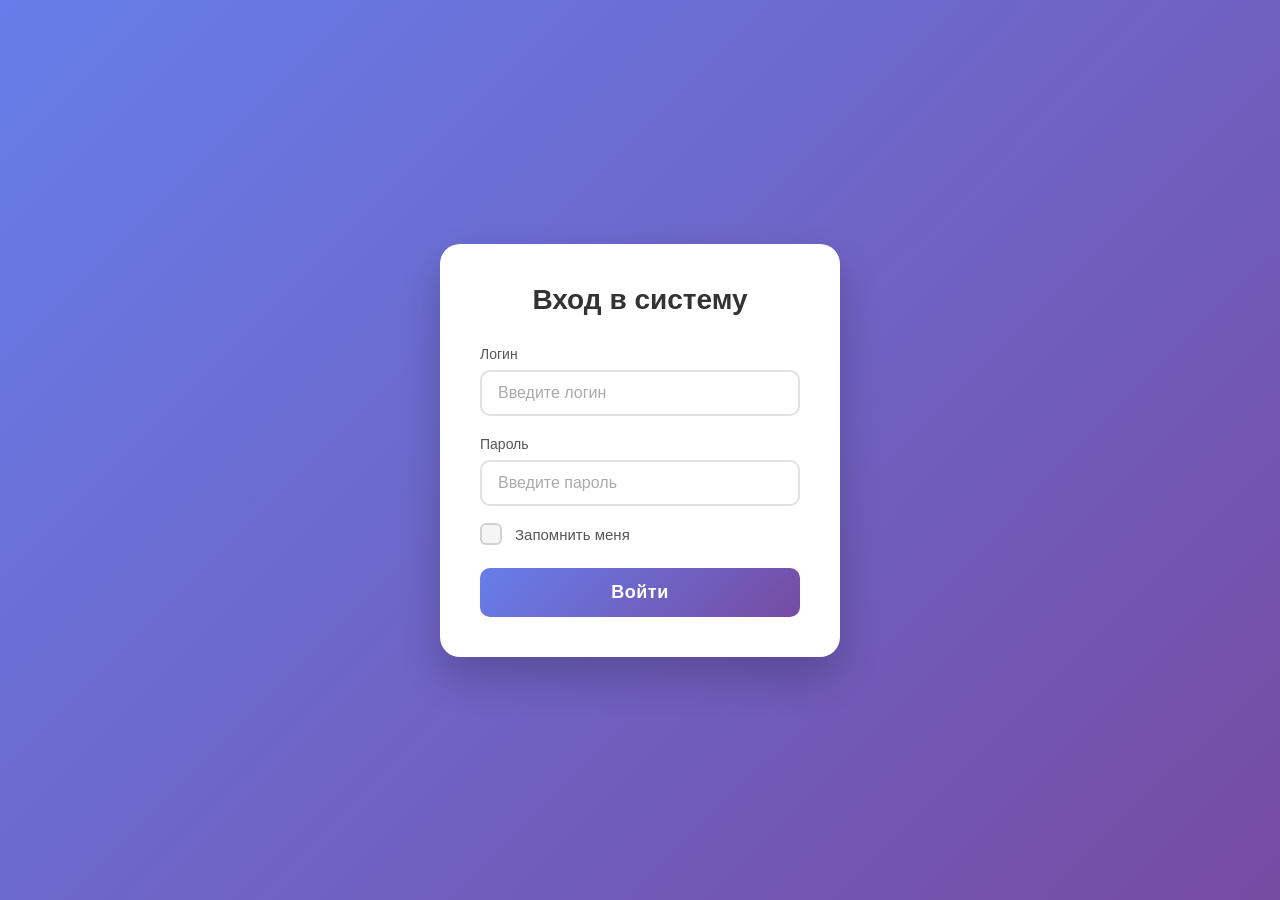
<file: Практика ПНК-07 задание с авторизацией/index.html>
<!DOCTYPE html>
<html lang="ru">
<head>
    <meta charset="UTF-8">
    <meta name="viewport" content="width=device-width, initial-scale=1.0">
    <title>Авторизация</title>
    <link rel="stylesheet" href="style.css">
</head>
<body>
    <div class="login-container">
        <form class="login-form">
            <h2>Вход в систему</h2>

            <div class="input-group">
                <label for="login">Логин</label>
                <input type="text" id="login" name="login" placeholder="Введите логин" required>
            </div>

            <div class="input-group">
                <label for="password">Пароль</label>
                <input type="password" id="password" name="password" placeholder="Введите пароль" required>
            </div>

            <div class="checkbox-group">
                <input type="checkbox" id="remember" name="remember">
                <label for="remember" class="checkbox-label">
                    <span class="checkmark"></span>
                    Запомнить меня
                </label>
            </div>

            <button type="submit" class="login-button">Войти</button>
        </form>
    </div>
</body>
</html>
</file>
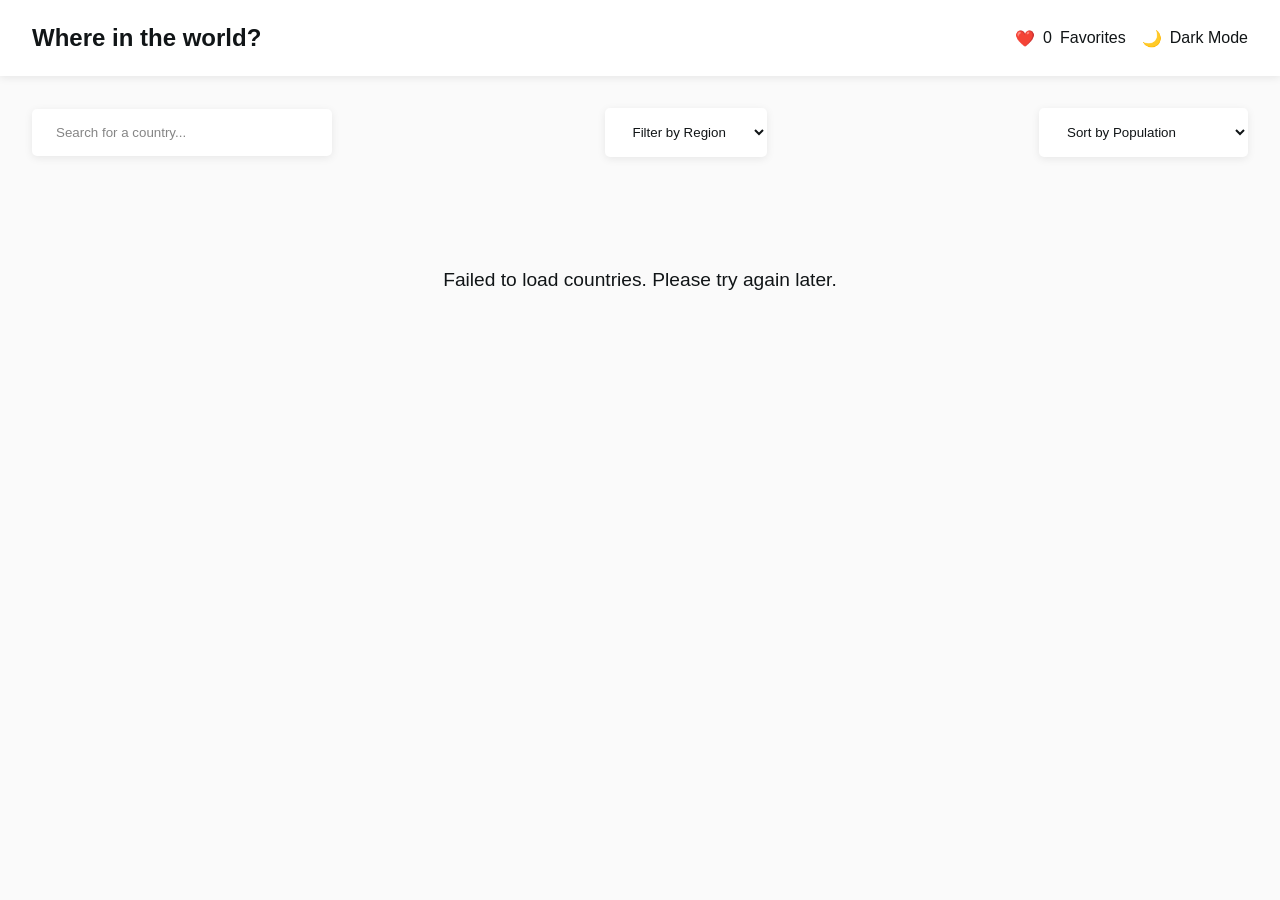
<file: Practice Country challenge task/index2.html>
<!DOCTYPE html>
<html lang="en">
<head>
  <meta charset="UTF-8" />
  <meta name="viewport" content="width=device-width, initial-scale=1.0" />
  <title>REST Countries API – Full Featured (Vanilla JS)</title>
  <link rel="stylesheet" href="styles (1).css">
  <style>

  </style>
</head>
<body>
  <!-- HEADER -->
  <header class="header">
    <h1>Where in the world?</h1>
    <div class="header-buttons">
      <button id="favoritesToggle" class="favorites-toggle">
        ❤️ <span id="favCount">0</span> Favorites
      </button>
      <button id="themeToggle" class="theme-toggle">
        <span id="themeIcon">🌙</span> Dark Mode
      </button>
    </div>
  </header>

  <!-- CONTROLS -->
  <div id="controls" class="controls">
    <input
      type="text"
      id="searchInput"
      class="search-input"
      placeholder="Search for a country..."
    />
    <select id="regionSelect" class="region-select">
      <option value="">Filter by Region</option>
      <option value="Africa">Africa</option>
      <option value="Americas">America</option>
      <option value="Asia">Asia</option>
      <option value="Europe">Europe</option>
      <option value="Oceania">Oceania</option>
    </select>
    <!-- НОВЫЙ ФИЛЬТР СОРТИРОВКИ ПО НАСЕЛЕНИЮ -->
    <select id="sortSelect" class="sort-select">
      <option value="default">Sort by Population</option>
      <option value="asc">Population: Low to High</option>
      <option value="desc">Population: High to Low</option>
    </select>
  </div>

  <!-- COUNTRIES GRID -->
  <div id="countriesGrid" class="countries-grid"></div>

  <!-- DETAIL VIEW (hidden by default) -->
  <div id="detailView" class="detail-container" style="display: none;"></div>

  <!-- LOADING / ERROR -->
  <div id="statusMessage" class="loading" style="display: none;"></div>

  <script src="app.js">
      
  </script>
</body>
</html>
</file>
<file: Практика ПНК-07 задание с авторизацией/style.css>
* {
    margin: 0;
    padding: 0;
    box-sizing: border-box;
}

body {
    font-family: 'Segoe UI', Tahoma, Geneva, Verdana, sans-serif;
    background: linear-gradient(135deg, #667eea 0%, #764ba2 100%);
    min-height: 100vh;
    display: flex;
    justify-content: center;
    align-items: center;
    padding: 20px;
}

.login-container {
    background: white;
    border-radius: 20px;
    box-shadow: 0 20px 40px rgba(0, 0, 0, 0.2);
    padding: 40px;
    width: 100%;
    max-width: 400px;
    animation: fadeIn 0.6s ease-out;
}

@keyframes fadeIn {
    from {
        opacity: 0;
        transform: translateY(20px);
    }
    to {
        opacity: 1;
        transform: translateY(0);
    }
}

.login-form h2 {
    text-align: center;
    color: #333;
    margin-bottom: 30px;
    font-size: 28px;
    font-weight: 600;
}

.input-group {
    margin-bottom: 20px;
}

.input-group label {
    display: block;
    margin-bottom: 8px;
    color: #555;
    font-size: 14px;
    font-weight: 500;
}

.input-group input {
    width: 100%;
    padding: 12px 16px;
    border: 2px solid #e1e1e1;
    border-radius: 10px;
    font-size: 16px;
    transition: all 0.3s ease;
    outline: none;
}

.input-group input:focus {
    border-color: #667eea;
    box-shadow: 0 0 0 3px rgba(102, 126, 234, 0.2);
}

.input-group input::placeholder {
    color: #aaa;
}

/* Кастомный чекбокс */
.checkbox-group {
    display: flex;
    align-items: center;
    margin-bottom: 25px;
}

.checkbox-group input[type="checkbox"] {
    display: none; /* скрываем нативный чекбокс */
}

.checkbox-label {
    position: relative;
    padding-left: 35px;
    cursor: pointer;
    font-size: 15px;
    color: #555;
    user-select: none;
    display: flex;
    align-items: center;
}

/* Создаём квадратик для галочки */
.checkbox-label .checkmark {
    position: absolute;
    left: 0;
    top: 50%;
    transform: translateY(-50%);
    height: 22px;
    width: 22px;
    background-color: #f5f5f5;
    border: 2px solid #d1d1d1;
    border-radius: 6px;
    transition: all 0.3s ease;
}

/* При наведении */
.checkbox-label:hover .checkmark {
    border-color: #667eea;
    background-color: #f0f3ff;
}

/* Когда чекбокс отмечен */
.checkbox-group input:checked + .checkbox-label .checkmark {
    background-color: #667eea;
    border-color: #667eea;
}

/* Галочка (псевдоэлемент) */
.checkbox-label .checkmark::after {
    content: "";
    position: absolute;
    display: none;
    left: 6px;
    top: 2px;
    width: 6px;
    height: 11px;
    border: solid white;
    border-width: 0 3px 3px 0;
    transform: rotate(45deg);
}

/* Показываем галочку, когда чекбокс активен */
.checkbox-group input:checked + .checkbox-label .checkmark::after {
    display: block;
}

/* Кнопка */
.login-button {
    width: 100%;
    padding: 14px;
    background: linear-gradient(135deg, #667eea 0%, #764ba2 100%);
    color: white;
    border: none;
    border-radius: 10px;
    font-size: 18px;
    font-weight: 600;
    cursor: pointer;
    transition: all 0.3s ease;
    letter-spacing: 0.5px;
}

.login-button:hover {
    transform: translateY(-2px);
    box-shadow: 0 10px 20px rgba(102, 126, 234, 0.4);
}

.login-button:active {
    transform: translateY(0);
    box-shadow: 0 5px 10px rgba(102, 126, 234, 0.3);
}
</file>
<file: Practice Country challenge task/styles (1).css>
:root {
      --bg: hsl(0, 0%, 98%);
      --text: hsl(200, 15%, 8%);
      --elements: hsl(0, 0%, 100%);
      --input: hsl(0, 0%, 52%);
      --shadow: 0 2px 8px rgba(0, 0, 0, 0.08);
      --fav-active: #e53e3e;
    }
    [data-theme="dark"] {
      --bg: hsl(207, 26%, 17%);
      --text: hsl(0, 0%, 100%);
      --elements: hsl(209, 23%, 22%);
      --input: hsl(0, 0%, 80%);
      --shadow: 0 2px 8px rgba(0, 0, 0, 0.3);
    }

    * {
      margin: 0;
      padding: 0;
      box-sizing: border-box;
    }

    body {
      font-family: 'Segoe UI', Tahoma, Geneva, Verdana, sans-serif;
      background: var(--bg);
      color: var(--text);
      transition: background 0.3s, color 0.3s;
    }

    /* HEADER */
    .header {
      display: flex;
      justify-content: space-between;
      align-items: center;
      padding: 1.5rem 2rem;
      background: var(--elements);
      box-shadow: var(--shadow);
      position: sticky;
      top: 0;
      z-index: 100;
      flex-wrap: wrap;
      gap: 1rem;
    }
    .header h1 {
      font-size: 1.5rem;
      margin-right: auto;
    }
    .header-buttons {
      display: flex;
      gap: 1rem;
      align-items: center;
    }
    .theme-toggle,
    .favorites-toggle {
      background: none;
      border: none;
      color: var(--text);
      cursor: pointer;
      font-size: 1rem;
      display: flex;
      align-items: center;
      gap: 0.5rem;
    }
    .theme-toggle:hover,
    .favorites-toggle:hover {
      opacity: 0.7;
    }

    /* CONTROLS */
    .controls {
      display: flex;
      justify-content: space-between;
      align-items: center;
      padding: 2rem;
      flex-wrap: wrap;
      gap: 1rem;
    }
    .search-input {
      padding: 1rem 1.5rem;
      border: none;
      border-radius: 5px;
      background: var(--elements);
      color: var(--text);
      box-shadow: var(--shadow);
      width: 300px;
      max-width: 100%;
      outline: none;
    }
    .search-input::placeholder {
      color: var(--input);
    }
    .region-select,
    .sort-select {
      padding: 1rem 1.5rem;
      border: none;
      border-radius: 5px;
      background: var(--elements);
      color: var(--text);
      box-shadow: var(--shadow);
      cursor: pointer;
      outline: none;
    }

    /* CARDS GRID */
    .countries-grid {
      display: grid;
      grid-template-columns: repeat(auto-fill, minmax(220px, 1fr));
      gap: 2rem;
      padding: 0 2rem 2rem;
    }
    .country-card {
      background: var(--elements);
      border-radius: 8px;
      overflow: hidden;
      box-shadow: var(--shadow);
      cursor: pointer;
      transition: transform 0.2s, box-shadow 0.2s;
      position: relative;
    }
    .country-card:hover {
      transform: translateY(-5px);
      box-shadow: 0 8px 20px rgba(0, 0, 0, 0.2);
    }
    .country-card img {
      width: 100%;
      height: 160px;
      object-fit: cover;
      pointer-events: none;
    }
    .card-info {
      padding: 1.5rem;
    }
    .card-info h2 {
      font-size: 1.1rem;
      margin-bottom: 0.8rem;
      margin-right: 30px;
    }
    .card-info p {
      font-size: 0.85rem;
      line-height: 1.6;
    }
    .card-info span {
      font-weight: 600;
    }

    /* FAVORITE BUTTON ON CARD */
    .fav-btn {
      position: absolute;
      top: 12px;
      right: 12px;
      background: rgba(0, 0, 0, 0.5);
      border: none;
      color: white;
      width: 32px;
      height: 32px;
      border-radius: 50%;
      font-size: 1.2rem;
      display: flex;
      align-items: center;
      justify-content: center;
      cursor: pointer;
      z-index: 5;
      transition: background 0.2s, transform 0.2s;
    }
    .fav-btn:hover {
      transform: scale(1.1);
      background: rgba(0, 0, 0, 0.7);
    }
    .fav-btn.active {
      color: var(--fav-active);
      background: white;
    }

    /* DETAIL VIEW */
    .detail-container {
      padding: 2rem;
      max-width: 1200px;
      margin: 0 auto;
    }
    .back-btn {
      background: var(--elements);
      border: none;
      padding: 0.6rem 2rem;
      border-radius: 5px;
      color: var(--text);
      box-shadow: var(--shadow);
      cursor: pointer;
      margin-bottom: 2rem;
      display: inline-flex;
      align-items: center;
      gap: 0.5rem;
    }
    .back-btn:hover {
      opacity: 0.8;
    }
    .detail-content {
      display: flex;
      gap: 3rem;
      flex-wrap: wrap;
      align-items: flex-start;
    }
    .detail-flag {
      width: 400px;
      max-width: 100%;
      border-radius: 8px;
      box-shadow: var(--shadow);
    }
    .detail-text h2 {
      font-size: 1.8rem;
      margin-bottom: 1.5rem;
    }
    .detail-columns {
      display: flex;
      gap: 2rem;
      flex-wrap: wrap;
      margin-bottom: 2rem;
    }
    .detail-column {
      flex: 1;
      min-width: 200px;
    }
    .detail-column p {
      line-height: 2;
    }
    .detail-column span {
      font-weight: 600;
    }
    .border-tags {
      display: flex;
      flex-wrap: wrap;
      gap: 0.5rem;
      align-items: center;
    }
    .border-tags button {
      background: var(--elements);
      border: none;
      padding: 0.4rem 1.2rem;
      border-radius: 3px;
      color: var(--text);
      box-shadow: var(--shadow);
      cursor: pointer;
    }
    .border-tags button:hover {
      opacity: 0.8;
    }

    .loading,
    .error-msg {
      text-align: center;
      padding: 3rem;
      font-size: 1.2rem;
    }

    @media (max-width: 600px) {
      .header h1 {
        font-size: 1rem;
      }
      .controls {
        flex-direction: column;
        align-items: stretch;
      }
      .search-input {
        width: 100%;
      }
      .detail-content {
        flex-direction: column;
      }
    }
</file>
